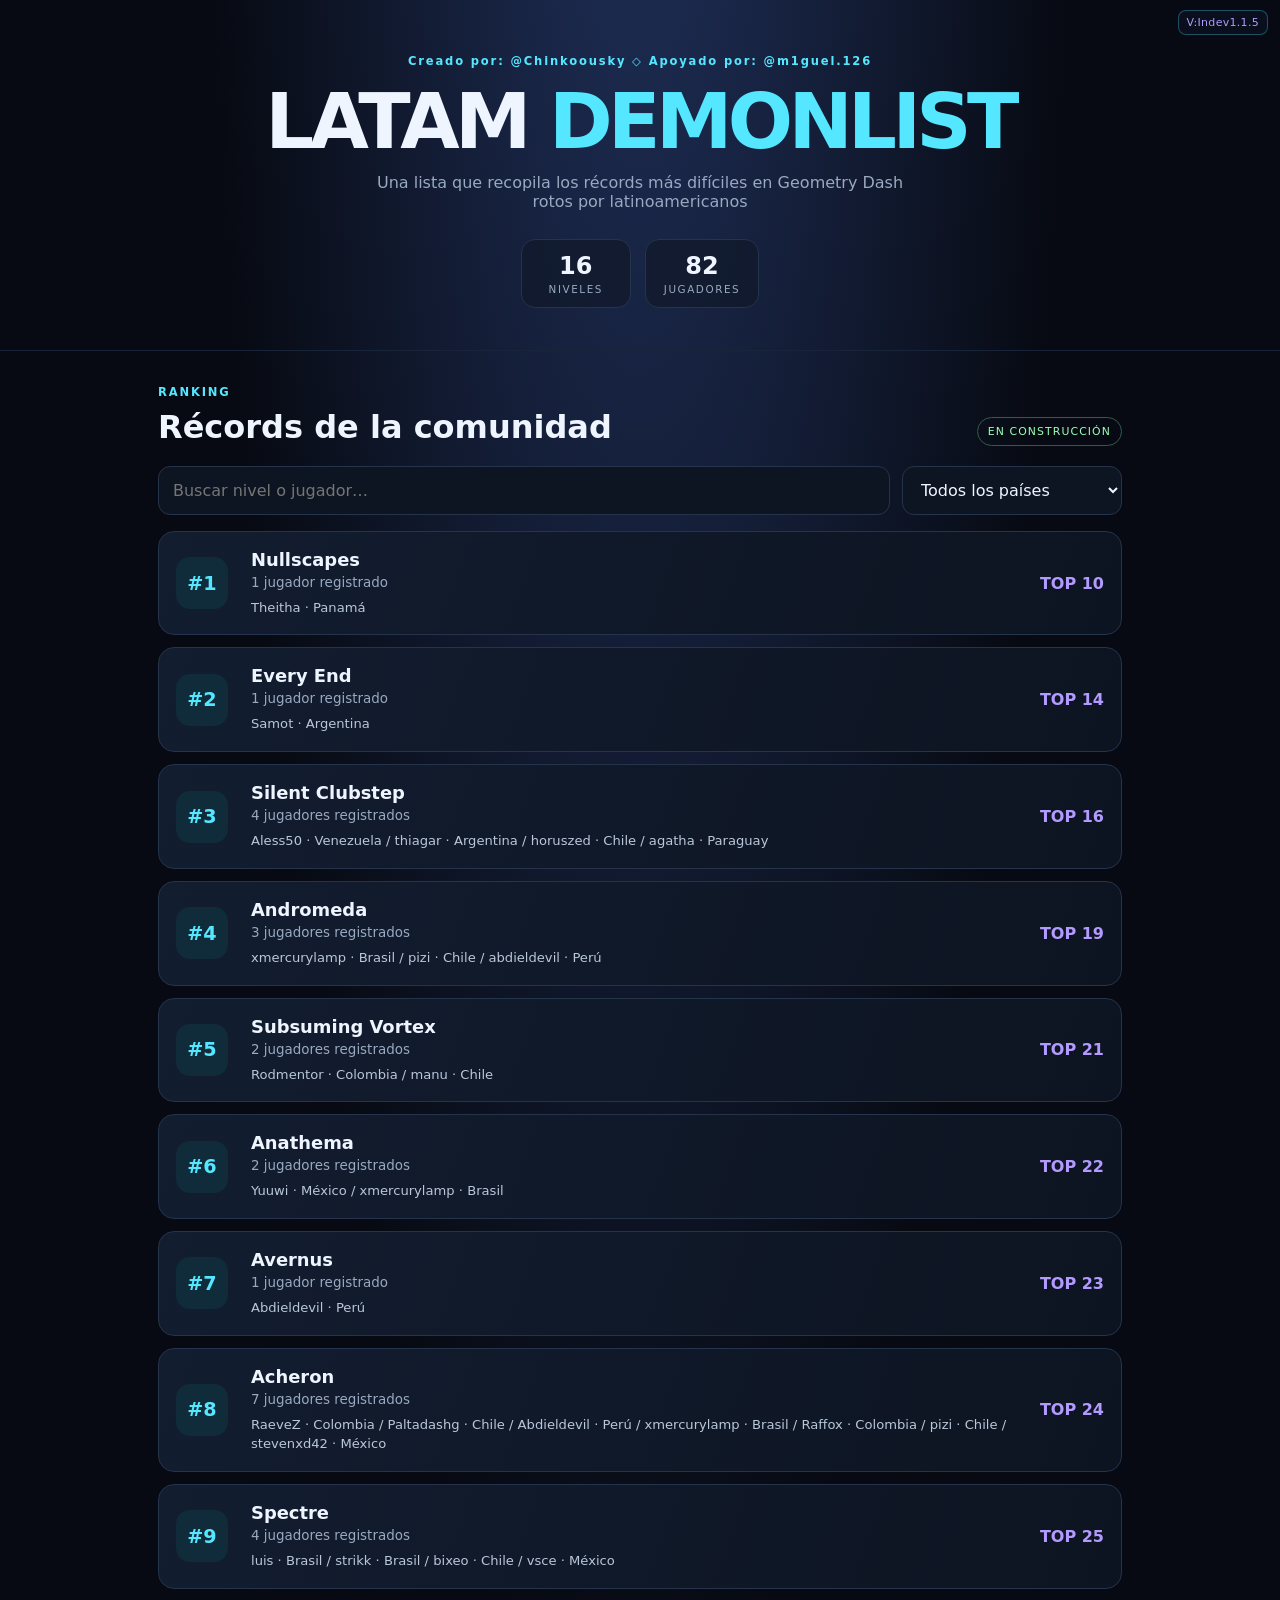
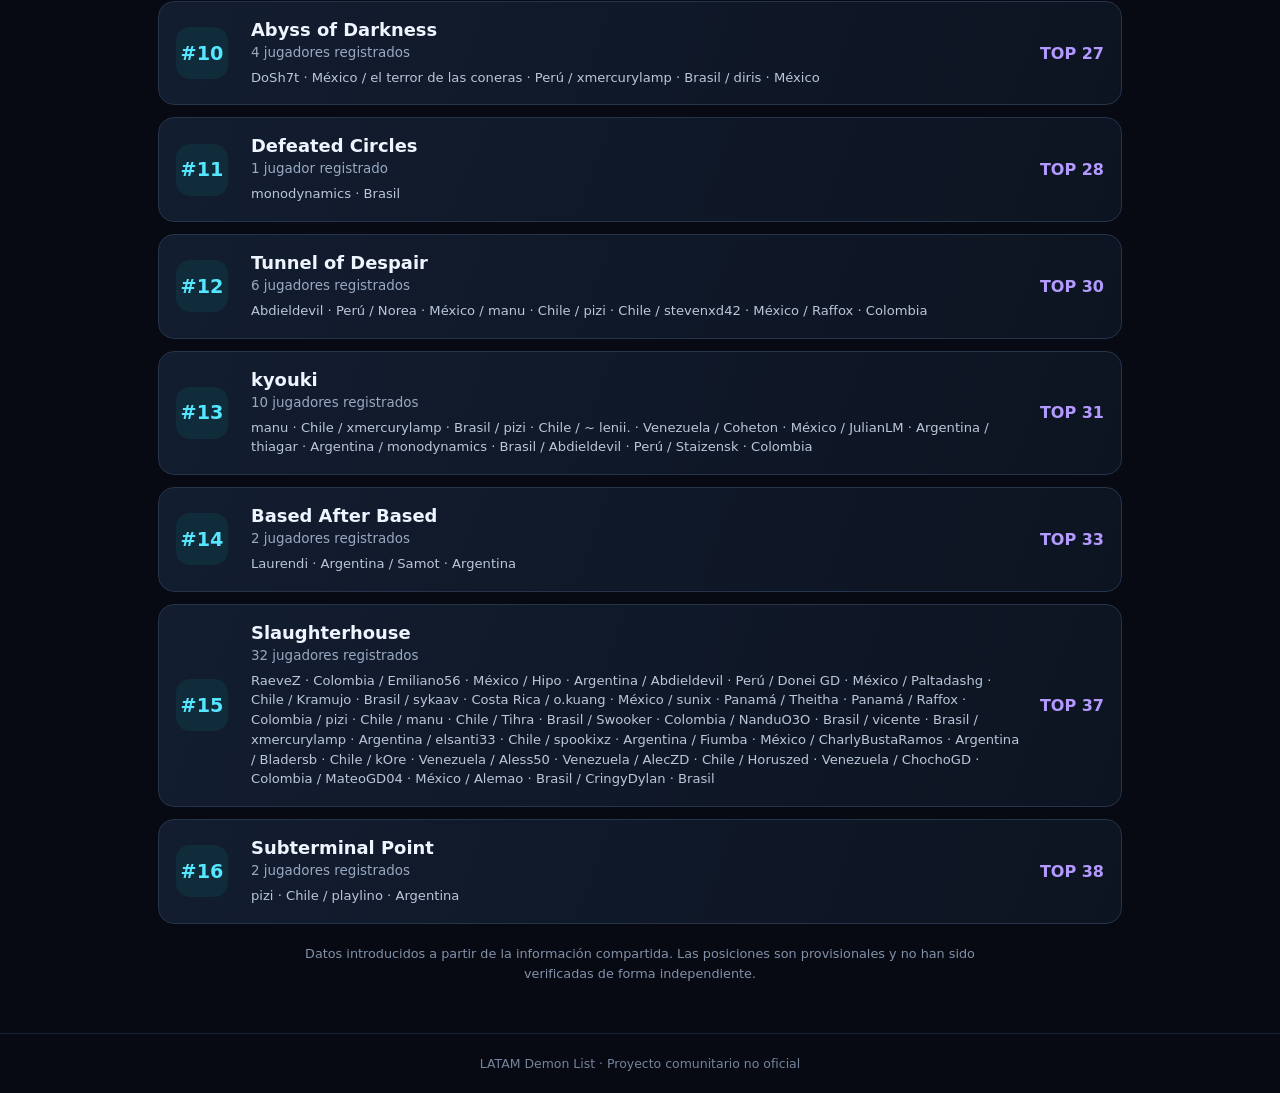
<file: index.html>
<!DOCTYPE html>
<html lang="es">
<head>
  <meta charset="UTF-8">
  <meta name="viewport" content="width=device-width, initial-scale=1">
  <title>LATAM Demon List | Geometry Dash</title>
  <link rel="stylesheet" href="style.css">
</head>
<body>
  <div class="version-label">V:Indev1.1.5</div>
  <header class="hero">
    <div class="tag">Creado por: @Chinkoousky ◇ Apoyado por: @m1guel.126</div>
    <h1>LATAM <span>DEMONLIST</span></h1>
    <p>Una lista que recopila los récords más difíciles en Geometry Dash rotos por latinoamericanos</p>
    <div class="hero-stats"><div><strong id="levelTotal">15</strong><small>NIVELES</small></div><div><strong id="playerTotal">80</strong><small>JUGADORES</small></div></div>
  </header>

  <main class="wrap">
    <div class="section-heading"><div><span class="tag">RANKING</span><h2>Récords de la comunidad</h2></div><span class="status">EN CONSTRUCCIÓN</span></div>
    <section class="filters">
      <input id="search" type="search" placeholder="Buscar nivel o jugador…" aria-label="Buscar nivel o jugador">
      <select id="country" aria-label="Filtrar por país"><option value="">Todos los países</option></select>
    </section>
    <section id="levels" class="levels"></section>
    <p class="disclaimer">Datos introducidos a partir de la información compartida. Las posiciones son provisionales y no han sido verificadas de forma independiente.</p>
  </main>

  <div class="overlay hidden" id="overlay" role="dialog" aria-modal="true" aria-labelledby="detailName">
    <article class="detail">
      <button class="close" id="close" aria-label="Cerrar">×</button>
      <span class="tag" id="detailLatam"></span>
      <h2 id="detailName"></h2>
      <p class="global" id="detailGlobal"></p>
      <div class="rule"></div>
      <h3>Jugadores registrados en LATAM</h3>
      <div id="detailPlayers"></div>
      <div class="extra"><h3>Más información</h3><p>Próximamente: ID del nivel, vídeos de las completaciones y progresos de otros jugadores latinoamericanos.</p></div>
    </article>
  </div>
  <footer>LATAM Demon List · Proyecto comunitario no oficial</footer>
  <script src="script.js"></script>
</body>
</html>
</file>
<file: style.css>
:root{--bg:#070a12;--card:#101827;--line:#25334b;--text:#eff5ff;--muted:#98a9c1;--cyan:#55e7ff;--violet:#b29aff;--green:#9bffb4}
*{box-sizing:border-box}body{margin:0;background:radial-gradient(ellipse at 50% -15%,#20315c 0,transparent 48%),var(--bg);color:var(--text);font-family:Inter,system-ui,-apple-system,"Segoe UI",sans-serif;min-height:100vh}
.hero{text-align:center;padding:54px 18px 42px;border-bottom:1px solid #18243a}.tag{font-size:.72rem;font-weight:850;letter-spacing:.16em;color:var(--cyan)}h1{font-size:clamp(2.25rem,8vw,4.8rem);line-height:1;margin:16px 0 12px;letter-spacing:-.06em}h1 span{color:var(--cyan)}.hero p{color:var(--muted);margin:0 auto;max-width:560px}
.hero-stats{display:flex;justify-content:center;gap:14px;margin-top:28px}.hero-stats div{min-width:110px;padding:12px 18px;background:#101827a8;border:1px solid var(--line);border-radius:14px}.hero-stats strong,.hero-stats small{display:block}.hero-stats strong{font-size:1.5rem}.hero-stats small{font-size:.65rem;letter-spacing:.15em;color:var(--muted);margin-top:3px}
.wrap{max-width:1000px;padding:30px 18px 48px;margin:auto}.section-heading{display:flex;align-items:end;justify-content:space-between;gap:15px;margin-bottom:20px}.section-heading h2{margin:8px 0 0;font-size:clamp(1.4rem,4vw,2rem)}.status{font-size:.68rem;letter-spacing:.1em;color:var(--green);border:1px solid #315c48;border-radius:99px;padding:7px 10px;white-space:nowrap}
.filters{display:grid;grid-template-columns:1fr 220px;gap:12px;margin-bottom:16px}input,select{width:100%;min-width:0;padding:13px 14px;background:#0e1522;color:var(--text);border:1px solid var(--line);border-radius:12px;font:inherit;outline:none}input:focus,select:focus{border-color:var(--cyan)}
.levels{display:grid;gap:12px}.level{display:grid;grid-template-columns:60px minmax(0,1fr) auto;align-items:center;gap:15px;padding:17px;border:1px solid var(--line);border-radius:16px;background:linear-gradient(110deg,#121d30,#0d1421);cursor:pointer;transition:transform .16s,border-color .16s}.level:hover,.level:focus-visible{border-color:var(--cyan);transform:translateY(-2px);outline:none}
.latam-rank{display:grid;place-items:center;width:52px;height:52px;border-radius:14px;background:#102b39;color:var(--cyan);font-size:1.2rem;font-weight:900}.name{font-size:1.12rem;font-weight:850}.sub{font-size:.84rem;color:var(--muted);margin-top:5px}.player-preview{font-size:.82rem;color:#b9c7da;margin-top:8px;line-height:1.5}.world{color:var(--violet);font-weight:850;text-align:right;white-space:nowrap}.disclaimer{color:#8191a9;text-align:center;font-size:.8rem;line-height:1.6;margin:20px auto 0;max-width:720px}
.overlay{position:fixed;inset:0;z-index:5;display:grid;place-items:center;padding:16px;background:#02040bd9}.hidden{display:none}.detail{position:relative;width:min(100%,580px);max-height:88vh;overflow:auto;padding:28px;border-radius:20px;border:1px solid #33445f;background:#0d1524;box-shadow:0 24px 90px #000}.close{position:absolute;right:14px;top:10px;background:none;border:0;color:var(--muted);font-size:2rem;cursor:pointer}.detail h2{font-size:2rem;margin:12px 40px 5px 0}.global{color:var(--violet);font-weight:800}.rule{height:1px;background:var(--line);margin:22px 0}.detail h3{font-size:1rem}.player{display:flex;justify-content:space-between;align-items:center;gap:12px;padding:13px 0;border-bottom:1px solid var(--line)}.player:last-child{border-bottom:0}.player b{font-size:.95rem}.player span{color:var(--muted);font-size:.88rem}.extra{margin-top:24px;padding:15px;border-radius:12px;background:#121f31}.extra p{color:var(--muted);line-height:1.6;font-size:.9rem}footer{text-align:center;padding:22px;border-top:1px solid #172238;color:#74849d;font-size:.78rem}
@media(max-width:620px){.filters{grid-template-columns:1fr}.section-heading{align-items:start;flex-direction:column}.level{grid-template-columns:48px minmax(0,1fr);gap:12px;padding:14px}.latam-rank{width:44px;height:44px}.world{grid-column:2;text-align:left}.detail{padding:23px 18px}}
/* Etiqueta de versión LATAM Demon List */
.version-label{position:fixed;top:10px;right:12px;z-index:1000;padding:5px 8px;background:rgba(11,16,32,.9);color:var(--violet);border:1px solid rgba(85,231,255,.3);border-radius:8px;font-size:11px;letter-spacing:.3px;pointer-events:none}
</file>
